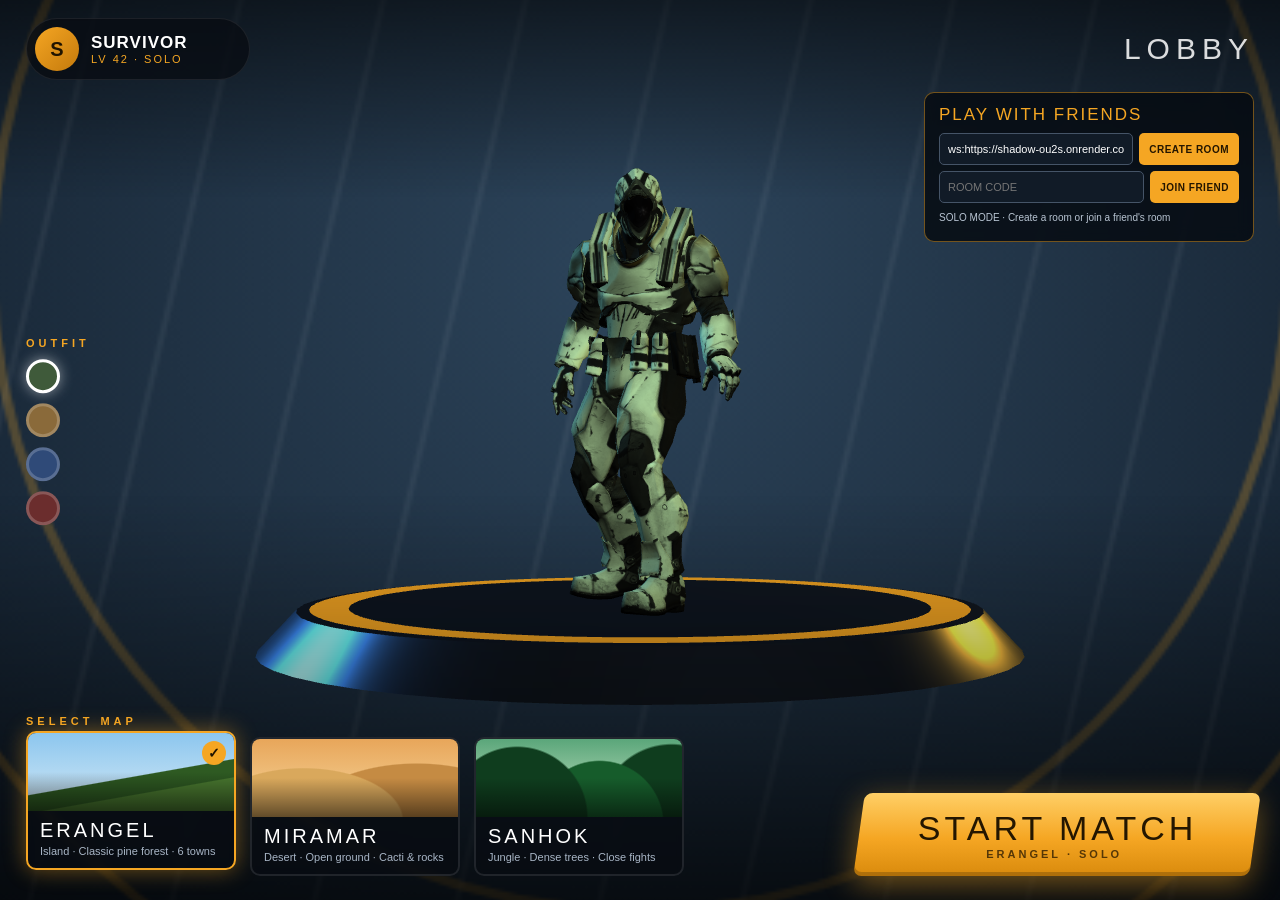
<file: index.html>
<!DOCTYPE html>
<html lang="en">
<head>
<meta charset="UTF-8">
<meta name="viewport" content="width=device-width, initial-scale=1">
<title>Battle Zone Royale</title>
<link rel="stylesheet" href="css/style.css">
</head>
<body>
<canvas id="c"></canvas>

<!-- 1. SPLASH -->
<div id="splash" class="screen">
  <div class="splash-bg"></div>
  <div class="splash-center">
    <div class="logo-small">SURVIVE · LOOT · WIN</div>
    <h1 class="logo">BATTLE<span>ZONE</span></h1>
    <div class="logo-sub">R O Y A L E</div>
    <div class="loadbar"><div id="loadfill"></div></div>
    <div id="loadtxt">Loading assets...</div>
  </div>
  <div class="ver">v1.0 · Made with Three.js</div>
</div>

<!-- 2. LOBBY -->
<div id="lobby" class="screen hidden">
  <div class="lb-top">
    <div class="profile">
      <div class="avatar">S</div>
      <div>
        <input id="pname" value="SURVIVOR" maxlength="12" spellcheck="false">
        <div class="lvl">LV 42 · SOLO</div>
      </div>
    </div>
    <div class="lb-title">LOBBY</div>
  </div>

  <div class="lb-left">
    <div class="lb-label">OUTFIT</div>
    <div id="outfits">
      <button class="dot sel" data-i="0" style="background:#3f5a3a" title="Forest"></button>
      <button class="dot" data-i="1" style="background:#8a6a3a" title="Desert"></button>
      <button class="dot" data-i="2" style="background:#2f4a78" title="Navy"></button>
      <button class="dot" data-i="3" style="background:#6b2d2d" title="Crimson"></button>
    </div>
  </div>

  <div class="mp-lobby">
    <div class="mp-heading">PLAY WITH FRIENDS</div>
    <div class="mp-row">
      <input id="mpServer" value="ws:https://shadow-ou2s.onrender.com" aria-label="Multiplayer server address">
      <button id="mpCreate" type="button">CREATE ROOM</button>
    </div>
    <div class="mp-row">
      <input id="mpRoom" maxlength="6" placeholder="ROOM CODE" aria-label="Room code">
      <button id="mpJoin" type="button">JOIN FRIEND</button>
    </div>
    <div id="mpStatus">SOLO MODE · Create a room or join a friend's room</div>
    <div id="mpRoomCode" class="mp-room-code"></div>
  </div>

  <div class="lb-bottom">
    <div class="maps-wrap">
      <div class="lb-label">SELECT MAP</div>
      <div id="maps">
        <div class="mapcard sel" data-map="erangel">
          <div class="art art-erangel"></div>
          <div class="mn">ERANGEL</div><div class="ms">Island · Classic pine forest · 6 towns</div><div class="tick">✓</div>
        </div>
        <div class="mapcard" data-map="miramar">
          <div class="art art-miramar"></div>
          <div class="mn">MIRAMAR</div><div class="ms">Desert · Open ground · Cacti &amp; rocks</div><div class="tick">✓</div>
        </div>
        <div class="mapcard" data-map="sanhok">
          <div class="art art-sanhok"></div>
          <div class="mn">SANHOK</div><div class="ms">Jungle · Dense trees · Close fights</div><div class="tick">✓</div>
        </div>
      </div>
    </div>
    <button id="startBtn"><span>START MATCH</span><small id="startSub">ERANGEL · SOLO</small></button>
  </div>
</div>

<!-- LOADING -->
<div id="loading" class="screen hidden">
  <div class="load-box">
    <div class="spinner"></div>
    <div class="load-t">DEPLOYING TO <b id="loadMap">ERANGEL</b></div>
  </div>
</div>

<!-- HUD -->
<div id="hud" class="hidden">
  <div id="mobileControls" class="mobile-controls" aria-label="Touch controls">
    <div id="movePad" class="move-pad"><div class="move-ring"><div id="moveStick" class="move-stick"></div></div></div>
    <div id="lookPad" class="look-pad" aria-hidden="true"></div>
    <div class="touch-actions">
      <button class="touch-btn fire" data-action="fire">FIRE</button>
      <button class="touch-btn aim" data-action="aim">AIM</button>
      <button class="touch-btn" data-action="jump">JUMP</button>
      <button class="touch-btn" data-action="crouch">CROUCH</button>
      <button class="touch-btn" data-action="prone">PRONE</button>
      <button class="touch-btn" data-action="reload">RELOAD</button>
      <button class="touch-btn" data-action="pickup">PICK</button>
      <button class="touch-btn" data-action="weapon">SWAP</button>
    </div>
  </div>
  <div id="rotateNotice" class="rotate-notice">ROTATE YOUR DEVICE TO LANDSCAPE</div>
  <canvas id="minimap" width="300" height="300"></canvas>
  <div id="mpHudStatus" class="mp-hud-status hidden">FRIEND ROOM</div>
  <div id="topinfo">
    <div class="pill">ALIVE <b id="aliveN">0</b></div>
    <div class="pill">KILLS <b id="killN">0</b></div>
  </div>
  <div id="zoneinfo"></div>
  <div id="killfeed"></div>

  <div id="crosshair"><i class="ch t"></i><i class="ch b"></i><i class="ch l"></i><i class="ch r"></i><i class="dotc"></i></div>
  <div id="hitmarker"><i></i><i></i><i></i><i></i></div>
  <div id="prompt"></div>
  <div id="stance"></div>
  <div id="msg"></div>

  <div id="hpwrap">
    <div class="hpbar"><div id="hpfill"></div></div>
    <div id="hptxt">100</div>
  </div>
  <div id="weapons"></div>
  <div id="ammo"><div id="wname">UNARMED</div><div id="ammotxt"><b>--</b></div><div id="reload"></div></div>

  <div id="controls">
    WASD move · SHIFT sprint · SPACE jump · C crouch · Z prone · Q/E peek · F pick up · LMB shoot · RMB scope · R reload · 1/2/3 weapons
  </div>
  <div id="hurt"></div>
  <div id="scope"><span id="zoomtxt"></span></div>
</div>

<!-- OVERLAY (ready / pause / dead / win) -->
<div id="overlay" class="screen hidden">
  <div class="ov-box">
    <div id="ovTitle">PAUSED</div>
    <div id="ovSub"></div>
    <div id="ovStats"></div>
    <div class="ov-btns">
      <button id="ovMain" class="btn">RESUME</button>
      <button id="ovLobby" class="btn ghost">BACK TO LOBBY</button>
    </div>
  </div>
</div>

<script src="js/three-bundle.js"></script>
<script src="js/soldier-data.js"></script>
<script src="js/game.js"></script>
</body>
</html>
</file>
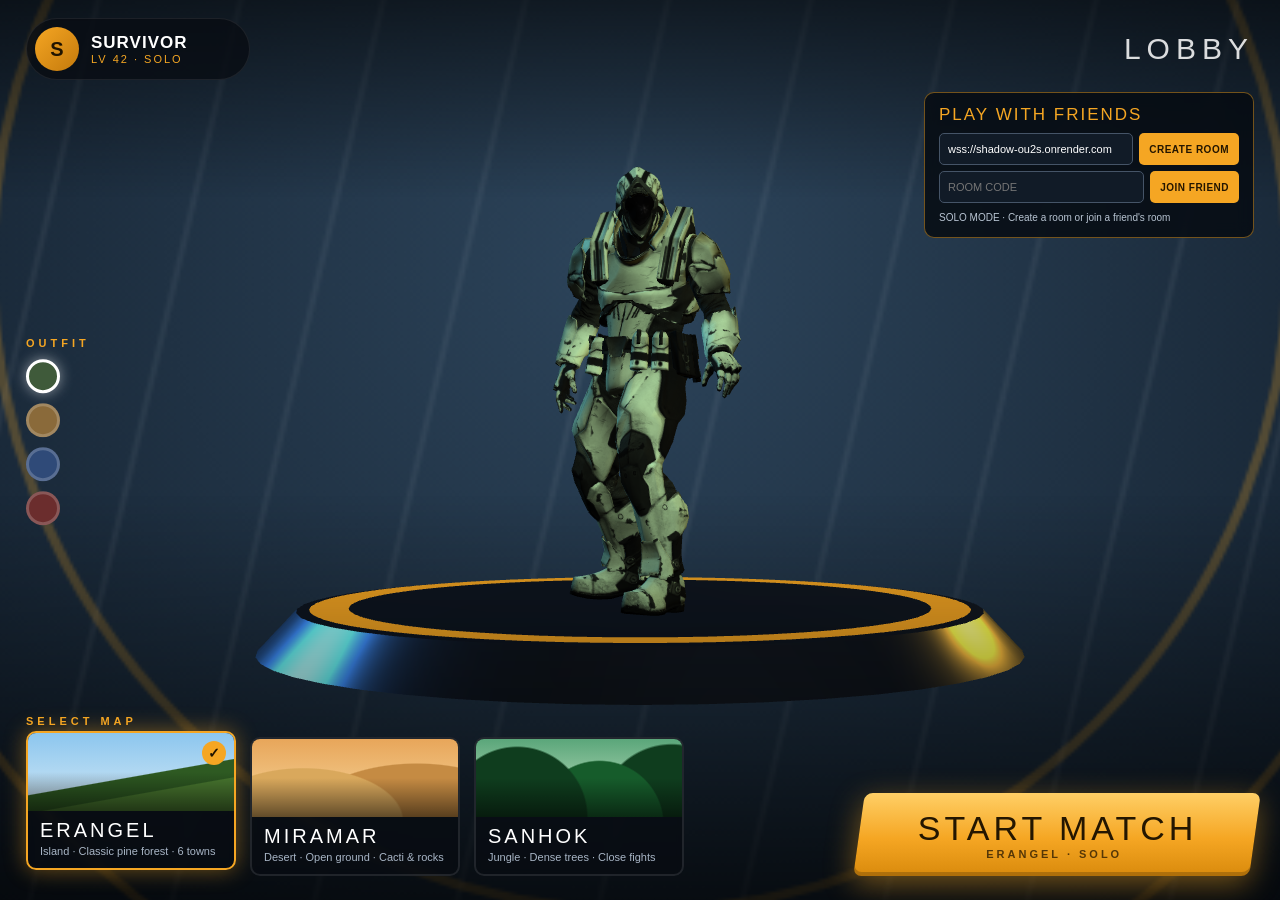
<file: frontend/index.html>
<!DOCTYPE html>
<html lang="en">
<head>
<meta charset="UTF-8">
<meta name="viewport" content="width=device-width, initial-scale=1">
<title>Battle Zone Royale</title>
<link rel="stylesheet" href="css/style.css">
</head>
<body>
<canvas id="c"></canvas>

<!-- 1. SPLASH -->
<div id="splash" class="screen">
  <div class="splash-bg"></div>
  <div class="splash-center">
    <div class="logo-small">SURVIVE · LOOT · WIN</div>
    <h1 class="logo">BATTLE<span>ZONE</span></h1>
    <div class="logo-sub">R O Y A L E</div>
    <div class="loadbar"><div id="loadfill"></div></div>
    <div id="loadtxt">Loading assets...</div>
  </div>
  <div class="ver">v1.0 · Made with Three.js</div>
</div>

<!-- 2. LOBBY -->
<div id="lobby" class="screen hidden">
  <div class="lb-top">
    <div class="profile">
      <div class="avatar">S</div>
      <div>
        <input id="pname" value="SURVIVOR" maxlength="12" spellcheck="false">
        <div class="lvl">LV 42 · SOLO</div>
      </div>
    </div>
    <div class="lb-title">LOBBY</div>
  </div>

  <div class="lb-left">
    <div class="lb-label">OUTFIT</div>
    <div id="outfits">
      <button class="dot sel" data-i="0" style="background:#3f5a3a" title="Forest"></button>
      <button class="dot" data-i="1" style="background:#8a6a3a" title="Desert"></button>
      <button class="dot" data-i="2" style="background:#2f4a78" title="Navy"></button>
      <button class="dot" data-i="3" style="background:#6b2d2d" title="Crimson"></button>
    </div>
  </div>

  <div class="mp-lobby">
    <div class="mp-heading">PLAY WITH FRIENDS</div>
    <div class="mp-row">
      <input id="mpServer" value="wss://shadow-ou2s.onrender.com" aria-label="Multiplayer server address">
      <button id="mpCreate" type="button">CREATE ROOM</button>
    </div>
    <div class="mp-row">
      <input id="mpRoom" maxlength="6" placeholder="ROOM CODE" aria-label="Room code">
      <button id="mpJoin" type="button">JOIN FRIEND</button>
    </div>
    <div id="mpStatus">SOLO MODE · Create a room or join a friend's room</div>
    <div id="mpRoomCode" class="mp-room-code" aria-live="polite" hidden><span id="mpRoomCodeText"></span><button id="mpCopyRoom" type="button" class="mp-copy" hidden>COPY CODE</button></div>
  </div>

  <div class="lb-bottom">
    <div class="maps-wrap">
      <div class="lb-label">SELECT MAP</div>
      <div id="maps">
        <div class="mapcard sel" data-map="erangel">
          <div class="art art-erangel"></div>
          <div class="mn">ERANGEL</div><div class="ms">Island · Classic pine forest · 6 towns</div><div class="tick">✓</div>
        </div>
        <div class="mapcard" data-map="miramar">
          <div class="art art-miramar"></div>
          <div class="mn">MIRAMAR</div><div class="ms">Desert · Open ground · Cacti &amp; rocks</div><div class="tick">✓</div>
        </div>
        <div class="mapcard" data-map="sanhok">
          <div class="art art-sanhok"></div>
          <div class="mn">SANHOK</div><div class="ms">Jungle · Dense trees · Close fights</div><div class="tick">✓</div>
        </div>
      </div>
    </div>
    <button id="startBtn"><span>START MATCH</span><small id="startSub">ERANGEL · SOLO</small></button>
  </div>
</div>

<!-- LOADING -->
<div id="loading" class="screen hidden">
  <div class="load-box">
    <div class="spinner"></div>
    <div class="load-t">DEPLOYING TO <b id="loadMap">ERANGEL</b></div>
  </div>
</div>

<!-- HUD -->
<div id="hud" class="hidden">
  <div id="mobileControls" class="mobile-controls" aria-label="Touch controls">
    <div id="movePad" class="move-pad"><div class="move-ring"><div id="moveStick" class="move-stick"></div></div></div>
    <div id="lookPad" class="look-pad" aria-hidden="true"></div>
    <div class="touch-actions">
      <button class="touch-btn fire" data-action="fire">FIRE</button>
      <button class="touch-btn aim" data-action="aim">AIM</button>
      <button class="touch-btn" data-action="jump">JUMP</button>
      <button class="touch-btn" data-action="crouch">CROUCH</button>
      <button class="touch-btn" data-action="prone">PRONE</button>
      <button class="touch-btn" data-action="reload">RELOAD</button>
      <button class="touch-btn" data-action="pickup">PICK</button>
      <button class="touch-btn" data-action="weapon">SWAP</button>
    </div>
  </div>
  <div id="rotateNotice" class="rotate-notice">ROTATE YOUR DEVICE TO LANDSCAPE</div>
  <canvas id="minimap" width="300" height="300"></canvas>
  <div id="mpHudStatus" class="mp-hud-status hidden">FRIEND ROOM</div>
  <div id="topinfo">
    <div class="pill">ALIVE <b id="aliveN">0</b></div>
    <div class="pill">KILLS <b id="killN">0</b></div>
  </div>
  <div id="zoneinfo"></div>
  <div id="killfeed"></div>

  <div id="crosshair"><i class="ch t"></i><i class="ch b"></i><i class="ch l"></i><i class="ch r"></i><i class="dotc"></i></div>
  <div id="hitmarker"><i></i><i></i><i></i><i></i></div>
  <div id="prompt"></div>
  <div id="stance"></div>
  <div id="msg"></div>

  <div id="hpwrap">
    <div class="hpbar"><div id="hpfill"></div></div>
    <div id="hptxt">100</div>
  </div>
  <div id="weapons"></div>
  <div id="ammo"><div id="wname">UNARMED</div><div id="ammotxt"><b>--</b></div><div id="reload"></div></div>

  <div id="controls">
    WASD move · SHIFT sprint · SPACE jump · C crouch · Z prone · Q/E peek · F pick up · LMB shoot · RMB scope · R reload · 1/2/3 weapons
  </div>
  <div id="hurt"></div>
  <div id="scope"><span id="zoomtxt"></span></div>
</div>

<!-- OVERLAY (ready / pause / dead / win) -->
<div id="overlay" class="screen hidden">
  <div class="ov-box">
    <div id="ovTitle">PAUSED</div>
    <div id="ovSub"></div>
    <div id="ovStats"></div>
    <div class="ov-btns">
      <button id="ovMain" class="btn">RESUME</button>
      <button id="ovLobby" class="btn ghost">BACK TO LOBBY</button>
    </div>
  </div>
</div>

<script src="js/three-bundle.js"></script>
<script src="js/soldier-data.js"></script>
<script src="js/game.js"></script>
</body>
</html>
</file>
<file: css/style.css>
*{box-sizing:border-box;margin:0;padding:0;user-select:none;-webkit-user-select:none}
html,body{width:100%;height:100%;overflow:hidden;background:#05080c;color:#fff;font-family:"Segoe UI",Roboto,Arial,sans-serif}
#c{position:fixed;inset:0;width:100%;height:100%;display:block}
.hidden{display:none!important}
.screen{position:fixed;inset:0;z-index:10}
:root{--acc:#f5a623;--acc2:#ffcf66;--dark:rgba(8,12,18,.78)}
.disp{font-family:Impact,"Arial Narrow Bold","Arial Black",sans-serif;letter-spacing:2px}

/* ---------- SPLASH ---------- */
#splash{background:#06090e;display:flex;align-items:center;justify-content:center;transition:opacity .6s}
#splash.fade{opacity:0;pointer-events:none}
.splash-bg{position:absolute;inset:0;background:
  radial-gradient(ellipse at 50% 120%,rgba(245,166,35,.35),transparent 60%),
  radial-gradient(ellipse at 50% 40%,#1b2a3a 0%,#06090e 70%);
  animation:pulse 4s ease-in-out infinite}
.splash-bg:after{content:"";position:absolute;inset:0;background:
  repeating-linear-gradient(0deg,rgba(255,255,255,.025) 0 2px,transparent 2px 4px)}
@keyframes pulse{50%{filter:brightness(1.25)}}
.splash-center{position:relative;text-align:center;animation:rise 1s ease-out}
@keyframes rise{from{opacity:0;transform:translateY(30px) scale(.96)}to{opacity:1;transform:none}}
.logo-small{font-size:13px;letter-spacing:8px;color:var(--acc);margin-bottom:10px}
.logo{font-family:Impact,"Arial Black",sans-serif;font-size:clamp(54px,11vw,130px);line-height:.95;letter-spacing:6px;text-shadow:0 6px 30px rgba(0,0,0,.7)}
.logo span{color:var(--acc);margin-left:.18em;text-shadow:0 0 40px rgba(245,166,35,.55)}
.logo-sub{letter-spacing:.9em;font-size:clamp(14px,2.2vw,24px);color:#cfd8e3;margin:6px 0 40px .9em}
.loadbar{width:min(420px,70vw);height:6px;background:rgba(255,255,255,.12);border-radius:4px;margin:0 auto;overflow:hidden}
#loadfill{height:100%;width:0;background:linear-gradient(90deg,var(--acc),var(--acc2));box-shadow:0 0 12px var(--acc);transition:width .2s}
#loadtxt{margin-top:12px;font-size:12px;letter-spacing:3px;color:#8fa0b3}
.ver{position:absolute;bottom:14px;right:18px;font-size:11px;color:#58677a;letter-spacing:1px}

/* ---------- LOBBY ---------- */
#lobby{pointer-events:none}
#lobby>*{pointer-events:none}
#lobby button,#lobby input,#lobby .mapcard{pointer-events:auto}
#lobby:before{content:"";position:absolute;inset:0;background:
  linear-gradient(180deg,rgba(0,0,0,.55),transparent 22%,transparent 55%,rgba(0,0,0,.7));pointer-events:none}
.lb-top{position:absolute;top:0;left:0;right:0;display:flex;justify-content:space-between;align-items:center;padding:18px 26px}
.profile{display:flex;gap:12px;align-items:center;background:var(--dark);border:1px solid rgba(255,255,255,.08);padding:8px 18px 8px 8px;border-radius:40px}
.avatar{width:44px;height:44px;border-radius:50%;background:linear-gradient(135deg,var(--acc),#c47a0c);display:flex;align-items:center;justify-content:center;font-weight:800;font-size:20px;color:#201400}
#pname{background:transparent;border:0;outline:0;color:#fff;font-weight:700;font-size:17px;letter-spacing:1px;width:140px;user-select:text;-webkit-user-select:text}
.lvl{font-size:11px;color:var(--acc);letter-spacing:2px}
.lb-title{font-family:Impact,sans-serif;font-size:30px;letter-spacing:6px;color:rgba(255,255,255,.85)}
.lb-left{position:absolute;left:26px;top:50%;transform:translateY(-60%)}
.lb-label{font-size:11px;letter-spacing:4px;color:var(--acc);margin-bottom:10px;font-weight:700}
#outfits{display:flex;flex-direction:column;gap:10px}
.dot{width:34px;height:34px;border-radius:50%;border:3px solid rgba(255,255,255,.2);cursor:pointer;transition:.2s}
.dot:hover{transform:scale(1.12)}
.dot.sel{border-color:#fff;box-shadow:0 0 14px rgba(255,255,255,.5)}
.lb-bottom{position:absolute;left:0;right:0;bottom:0;padding:20px 26px 24px;display:flex;justify-content:space-between;align-items:flex-end;gap:20px;flex-wrap:wrap}
#maps{display:flex;gap:14px}
.mapcard{position:relative;width:min(210px,28vw);background:var(--dark);border:2px solid rgba(255,255,255,.1);border-radius:10px;overflow:hidden;cursor:pointer;transition:.18s;backdrop-filter:blur(4px)}
.mapcard:hover{transform:translateY(-4px);border-color:rgba(245,166,35,.6)}
.mapcard.sel{border-color:var(--acc);box-shadow:0 0 22px rgba(245,166,35,.45);transform:translateY(-6px)}
.mapcard .art{height:78px;position:relative}
.mapcard .art:after{content:"";position:absolute;inset:0;background:linear-gradient(180deg,transparent 50%,rgba(0,0,0,.55))}
.art-erangel{background:
  linear-gradient(170deg,transparent 54%,#2e5a22 55% 70%,#4a7a30 71%),
  radial-gradient(ellipse at 70% 90%,#1f3f18 0 30%,transparent 31%),
  linear-gradient(180deg,#8cc6ee,#d5eaf6)}
.art-miramar{background:
  radial-gradient(ellipse at 25% 105%,#d9a85c 0 45%,transparent 46%),
  radial-gradient(ellipse at 80% 110%,#c58b43 0 50%,transparent 51%),
  linear-gradient(180deg,#e8a65a,#f6d9a0)}
.art-sanhok{background:
  radial-gradient(circle at 20% 100%,#0f3d1e 0 38%,transparent 39%),
  radial-gradient(circle at 60% 110%,#165c2b 0 42%,transparent 43%),
  radial-gradient(circle at 95% 100%,#0f3d1e 0 34%,transparent 35%),
  linear-gradient(180deg,#5aa67a,#cfe9c9)}
.mn{font-family:Impact,sans-serif;font-size:20px;letter-spacing:3px;padding:8px 12px 0}
.ms{font-size:11px;color:#a9b6c6;padding:2px 12px 10px;line-height:1.3}
.tick{position:absolute;top:8px;right:8px;width:24px;height:24px;border-radius:50%;background:var(--acc);color:#201400;font-weight:900;display:none;align-items:center;justify-content:center;font-size:14px}
.mapcard.sel .tick{display:flex}
#startBtn{cursor:pointer;border:0;border-radius:8px;padding:16px 58px;background:linear-gradient(180deg,var(--acc2),var(--acc) 55%,#d98a0c);color:#241600;display:flex;flex-direction:column;align-items:center;transform:skewX(-8deg);box-shadow:0 8px 30px rgba(245,166,35,.45),inset 0 -4px 0 rgba(0,0,0,.2);transition:.15s}
#startBtn span{font-family:Impact,sans-serif;font-size:34px;letter-spacing:4px;transform:skewX(8deg)}
#startBtn small{font-size:11px;letter-spacing:3px;font-weight:700;transform:skewX(8deg);opacity:.75}
#startBtn:hover{filter:brightness(1.1);transform:skewX(-8deg) scale(1.04)}
#startBtn:active{transform:skewX(-8deg) scale(.97)}

/* ---------- LOADING / OVERLAY ---------- */
#loading{background:radial-gradient(ellipse at center,#14202d,#05080c);display:flex;align-items:center;justify-content:center;z-index:30}
.load-box{text-align:center}
.load-t{letter-spacing:6px;font-size:14px;color:#cfd8e3;margin-top:22px}
.load-t b{color:var(--acc)}
.spinner{width:56px;height:56px;border-radius:50%;border:4px solid rgba(255,255,255,.12);border-top-color:var(--acc);margin:0 auto;animation:spin .8s linear infinite}
@keyframes spin{to{transform:rotate(360deg)}}
#overlay{z-index:40;display:flex;align-items:center;justify-content:center;background:rgba(3,6,10,.62);backdrop-filter:blur(3px)}
.ov-box{text-align:center;padding:36px 54px;background:var(--dark);border:1px solid rgba(255,255,255,.1);border-radius:14px;min-width:340px}
#ovTitle{font-family:Impact,sans-serif;font-size:56px;letter-spacing:5px;color:var(--acc)}
#ovSub{color:#b8c4d2;margin-top:6px;letter-spacing:2px;font-size:13px}
#ovStats{margin:20px 0;display:flex;gap:28px;justify-content:center}
#ovStats div{font-size:11px;letter-spacing:3px;color:#8fa0b3}
#ovStats b{display:block;font-size:30px;color:#fff;letter-spacing:1px}
.ov-btns{display:flex;gap:12px;justify-content:center;margin-top:18px}
.btn{cursor:pointer;border:0;padding:13px 30px;border-radius:6px;font-weight:800;letter-spacing:3px;background:var(--acc);color:#241600;font-size:14px}
.btn.ghost{background:transparent;color:#fff;border:1px solid rgba(255,255,255,.3)}
.btn:hover{filter:brightness(1.12)}

/* ---------- HUD ---------- */
#hud{position:fixed;inset:0;z-index:20;pointer-events:none}
#minimap{position:absolute;left:16px;top:16px;width:150px;height:150px;border-radius:50%;border:3px solid rgba(255,255,255,.55);box-shadow:0 0 18px rgba(0,0,0,.6)}
#topinfo{position:absolute;top:18px;left:50%;transform:translateX(-50%);display:flex;gap:10px}
.pill{background:var(--dark);padding:6px 16px;border-radius:20px;font-size:12px;letter-spacing:2px;color:#b8c4d2}
.pill b{color:#fff;font-size:16px;margin-left:6px}
#zoneinfo{position:absolute;top:58px;left:50%;transform:translateX(-50%);font-size:13px;letter-spacing:2px;color:#7fc4ff;text-shadow:0 1px 4px #000;font-weight:700}
#killfeed{position:absolute;right:18px;top:18px;display:flex;flex-direction:column;gap:6px;align-items:flex-end}
.kf{background:var(--dark);padding:6px 12px;border-left:3px solid var(--acc);font-size:13px;animation:kf 5s forwards}
.kf.bad{border-left-color:#ff4d4d}
@keyframes kf{0%{opacity:0;transform:translateX(30px)}6%{opacity:1;transform:none}85%{opacity:1}100%{opacity:0}}
#crosshair{position:absolute;left:50%;top:50%;width:0;height:0;--g:8px}
#crosshair .ch{position:absolute;background:#fff;box-shadow:0 0 2px #000}
#crosshair .t{width:2px;height:9px;left:-1px;top:calc(-9px - var(--g))}
#crosshair .b{width:2px;height:9px;left:-1px;top:var(--g)}
#crosshair .l{height:2px;width:9px;top:-1px;left:calc(-9px - var(--g))}
#crosshair .r{height:2px;width:9px;top:-1px;left:var(--g)}
#crosshair .dotc{position:absolute;width:3px;height:3px;left:-1.5px;top:-1.5px;border-radius:50%;background:#ff5252}
#hitmarker{position:absolute;left:50%;top:50%;width:0;height:0;opacity:0}
#hitmarker i{position:absolute;width:10px;height:2px;background:#fff;box-shadow:0 0 3px #000}
#hitmarker i:nth-child(1){transform:rotate(45deg) translate(9px,0)}
#hitmarker i:nth-child(2){transform:rotate(-45deg) translate(9px,0)}
#hitmarker i:nth-child(3){transform:rotate(135deg) translate(9px,0)}
#hitmarker i:nth-child(4){transform:rotate(-135deg) translate(9px,0)}
#hitmarker.hm{animation:hm .25s ease-out}
#hitmarker.kill i{background:#ff3b3b}
@keyframes hm{0%{opacity:1;transform:scale(1.25)}100%{opacity:0;transform:scale(.9)}}
#prompt{position:absolute;left:50%;top:62%;transform:translateX(-50%);background:var(--dark);padding:9px 20px;border:1px solid var(--acc);border-radius:6px;font-weight:700;letter-spacing:2px;font-size:14px;display:none}
#prompt b{background:var(--acc);color:#241600;padding:2px 8px;border-radius:3px;margin-right:8px}
#stance{position:absolute;left:50%;bottom:26px;transform:translateX(-50%);font-size:12px;letter-spacing:4px;color:#d7e0ea;text-shadow:0 1px 4px #000;font-weight:700}
#msg{position:absolute;left:50%;top:22%;transform:translateX(-50%);font-family:Impact,sans-serif;font-size:34px;letter-spacing:4px;color:var(--acc2);text-shadow:0 2px 12px #000;opacity:0;transition:opacity .4s;text-align:center}
#msg.show{opacity:1}
#hpwrap{position:absolute;left:190px;bottom:26px;width:min(280px,32vw)}
.hpbar{height:12px;background:rgba(0,0,0,.55);border:1px solid rgba(255,255,255,.25);border-radius:3px;overflow:hidden}
#hpfill{height:100%;width:100%;background:linear-gradient(90deg,#5ee07a,#9cf06a);transition:width .15s}
#hptxt{font-weight:800;font-size:20px;margin-top:2px;text-shadow:0 1px 4px #000}
#weapons{position:absolute;right:30px;bottom:110px;display:flex;gap:8px}
.wslot{min-width:84px;padding:6px 10px;background:var(--dark);border:1px solid rgba(255,255,255,.15);font-size:11px;letter-spacing:1px;color:#8fa0b3;text-align:center;border-radius:4px}
.wslot b{display:block;font-size:10px;color:#6d7d90}
.wslot.act{border-color:var(--acc);color:#fff;box-shadow:0 0 10px rgba(245,166,35,.35)}
#ammo{position:absolute;right:30px;bottom:22px;text-align:right}
#wname{font-size:13px;letter-spacing:3px;color:var(--acc);font-weight:700}
#ammotxt{font-size:44px;line-height:1;font-family:Impact,sans-serif;letter-spacing:2px;text-shadow:0 2px 8px #000}
#ammotxt small{font-size:20px;color:#9fb0c3}
#reload{font-size:12px;letter-spacing:3px;color:#ff8f8f;height:16px}
#controls{position:absolute;left:50%;bottom:4px;transform:translateX(-50%);font-size:10px;letter-spacing:1px;color:rgba(255,255,255,.4);white-space:nowrap;text-shadow:0 1px 3px #000}
#hurt{position:absolute;inset:0;background:radial-gradient(ellipse at center,transparent 45%,rgba(220,0,0,.75));opacity:0}
#scope{position:absolute;inset:0;display:none;background:radial-gradient(circle at center,transparent 0 33vh,#000 33.4vh)}
#scope.s4{background:radial-gradient(circle at center,transparent 0 39vh,#000 39.4vh)}
#scope.s4:before{background:linear-gradient(90deg,transparent 30%,rgba(255,60,60,.9) 30% 48%,transparent 48% 52%,rgba(255,60,60,.9) 52% 70%,transparent 70%)}
#scope.s4:after{background:linear-gradient(180deg,transparent 50%,rgba(255,60,60,.9) 50% 70%,transparent 70%)}
#zoomtxt{position:absolute;left:50%;bottom:9vh;transform:translateX(-50%);color:#9fd0ff;font-size:12px;letter-spacing:4px;font-weight:700}
#scope:before,#scope:after{content:"";position:absolute;background:#000}
#scope:before{left:0;right:0;top:50%;height:1px;transform:translateY(-.5px);background:linear-gradient(90deg,transparent 18%,#000 18% 82%,transparent 82%)}
#scope:after{top:0;bottom:0;left:50%;width:1px;background:linear-gradient(180deg,transparent 18%,#000 18% 82%,transparent 82%)}

@media(max-width:800px){.lb-bottom{flex-direction:column;align-items:stretch}#startBtn{align-self:center}.ms{display:none}}


/* ---------- MOBILE LANDSCAPE TOUCH LAYER ---------- */
.mobile-controls{display:none;position:absolute;inset:0;pointer-events:none;touch-action:none}
.move-pad{position:absolute;left:3.5%;bottom:8%;width:clamp(112px,19vh,168px);height:clamp(112px,19vh,168px);pointer-events:auto;touch-action:none}
.move-ring{position:absolute;inset:0;border:2px solid rgba(255,255,255,.38);border-radius:50%;background:rgba(5,10,16,.24);box-shadow:0 3px 18px #0008}
.move-stick{position:absolute;width:42%;height:42%;left:29%;top:29%;border-radius:50%;background:rgba(245,166,35,.78);border:2px solid #fff9;box-shadow:0 2px 12px #0009}
.look-pad{position:absolute;left:38%;top:18%;width:35%;height:72%;pointer-events:auto;touch-action:none}
.touch-actions{position:absolute;right:2.5%;bottom:5%;width:min(34%,390px);height:62%;display:grid;grid-template-columns:repeat(3,minmax(54px,1fr));grid-template-rows:repeat(3,1fr);gap:clamp(4px,.8vw,10px);pointer-events:none}
.touch-btn{pointer-events:auto;touch-action:none;border:1px solid rgba(255,255,255,.48);border-radius:50%;background:rgba(8,14,22,.68);color:#fff;font-size:clamp(9px,1.35vh,14px);font-weight:900;letter-spacing:.5px;text-shadow:0 1px 3px #000;min-width:0;min-height:0;padding:4px;box-shadow:0 3px 10px #0008}
.touch-btn:active,.touch-btn.pressed{background:rgba(245,166,35,.9);color:#201400;border-color:#fff}
.touch-btn.fire{background:rgba(190,40,32,.82);border:2px solid #fff;font-size:clamp(11px,1.7vh,17px)}
.touch-btn.aim{background:rgba(40,95,145,.78)}
.rotate-notice{display:none;position:absolute;inset:0;z-index:99;background:#05080c;color:#fff;align-items:center;justify-content:center;text-align:center;font-weight:900;letter-spacing:3px;font-size:18px}
@media (pointer:coarse){
  body{overscroll-behavior:none;touch-action:none}
  #mobileControls{display:block}
  #controls{display:none}
  #minimap{width:clamp(78px,14vh,124px);height:clamp(78px,14vh,124px);left:10px;top:10px}
  #hpwrap{left:clamp(100px,16vh,145px);bottom:14px;width:min(23vw,210px)}
  #weapons{right:2%;bottom:25%;gap:4px}
  .wslot{min-width:58px;padding:4px;font-size:9px}
  #ammo{right:2%;bottom:8px}
  #ammotxt{font-size:clamp(25px,5vh,40px)}
  #topinfo{top:8px}
  #zoneinfo{top:42px;font-size:10px}
  #killfeed{top:8px;right:8px}
  #stance{bottom:10px}
  #prompt{top:52%;font-size:11px}
  #msg{font-size:clamp(20px,4vh,30px)}
  #lobby .lb-top{padding:10px 14px}
  #lobby .lb-left{left:14px}
  #lobby .lb-bottom{padding:10px 14px}
  #lobby .mapcard{width:min(170px,22vw)}
  #lobby .mapcard .art{height:52px}
  #lobby #startBtn{padding:10px 28px}
  #lobby #startBtn span{font-size:clamp(20px,4vh,30px)}
}
@media (pointer:coarse) and (orientation:portrait){
  #rotateNotice{display:flex}
}


/* ---------- FRIEND MULTIPLAYER LOBBY ---------- */
.mp-lobby{pointer-events:auto;position:absolute;right:26px;top:92px;width:min(330px,38vw);padding:12px 14px;background:rgba(5,10,16,.82);border:1px solid rgba(245,166,35,.45);border-radius:10px;backdrop-filter:blur(8px);z-index:4;pointer-events:auto}
.mp-heading{font-family:Impact,sans-serif;letter-spacing:2px;color:#f5a623;font-size:17px;margin-bottom:8px}
.mp-row{display:flex;gap:6px;margin:6px 0}
.mp-row input{min-width:0;flex:1;width:50%;background:#111b27;border:1px solid #455467;border-radius:5px;color:#fff;padding:9px 8px;font-size:11px;outline:none}
.mp-row button{border:0;border-radius:5px;background:#f5a623;color:#241600;font-size:10px;font-weight:900;letter-spacing:.5px;padding:0 10px;white-space:nowrap;cursor:pointer}
#mpStatus{font-size:10px;line-height:1.4;color:#b8c4d2;margin-top:8px}
.mp-room-code{font-size:15px;font-weight:900;letter-spacing:3px;color:#ffcf66;margin-top:4px}
.mp-hud-status{position:absolute;top:58px;left:50%;transform:translateX(-50%);padding:5px 12px;border:1px solid #f5a623;border-radius:20px;background:rgba(10,15,20,.8);font-size:10px;letter-spacing:2px;color:#ffcf66}
@media(max-width:760px){
 .mp-lobby{top:76px;right:10px;width:min(290px,48vw);padding:8px}
 .mp-heading{font-size:14px}
 .mp-row input{padding:7px 5px;font-size:10px}
 .mp-row button{font-size:9px;padding:0 6px}
}

/* Context-aware mobile pickup control */
.touch-btn[data-action="pickup"] { min-width: 76px; }
.touch-btn[data-action="pickup"]:disabled {
  opacity: .38;
  filter: saturate(.45);
  cursor: not-allowed;
  box-shadow: none;
}
#prompt b { min-width: 42px; text-align: center; }
</file>
<file: frontend/css/style.css>
*{box-sizing:border-box;margin:0;padding:0;user-select:none;-webkit-user-select:none}
html,body{width:100%;height:100%;overflow:hidden;background:#05080c;color:#fff;font-family:"Segoe UI",Roboto,Arial,sans-serif}
#c{position:fixed;inset:0;width:100%;height:100%;display:block}
.hidden{display:none!important}
.screen{position:fixed;inset:0;z-index:10}
:root{--acc:#f5a623;--acc2:#ffcf66;--dark:rgba(8,12,18,.78)}
.disp{font-family:Impact,"Arial Narrow Bold","Arial Black",sans-serif;letter-spacing:2px}

/* ---------- SPLASH ---------- */
#splash{background:#06090e;display:flex;align-items:center;justify-content:center;transition:opacity .6s}
#splash.fade{opacity:0;pointer-events:none}
.splash-bg{position:absolute;inset:0;background:
  radial-gradient(ellipse at 50% 120%,rgba(245,166,35,.35),transparent 60%),
  radial-gradient(ellipse at 50% 40%,#1b2a3a 0%,#06090e 70%);
  animation:pulse 4s ease-in-out infinite}
.splash-bg:after{content:"";position:absolute;inset:0;background:
  repeating-linear-gradient(0deg,rgba(255,255,255,.025) 0 2px,transparent 2px 4px)}
@keyframes pulse{50%{filter:brightness(1.25)}}
.splash-center{position:relative;text-align:center;animation:rise 1s ease-out}
@keyframes rise{from{opacity:0;transform:translateY(30px) scale(.96)}to{opacity:1;transform:none}}
.logo-small{font-size:13px;letter-spacing:8px;color:var(--acc);margin-bottom:10px}
.logo{font-family:Impact,"Arial Black",sans-serif;font-size:clamp(54px,11vw,130px);line-height:.95;letter-spacing:6px;text-shadow:0 6px 30px rgba(0,0,0,.7)}
.logo span{color:var(--acc);margin-left:.18em;text-shadow:0 0 40px rgba(245,166,35,.55)}
.logo-sub{letter-spacing:.9em;font-size:clamp(14px,2.2vw,24px);color:#cfd8e3;margin:6px 0 40px .9em}
.loadbar{width:min(420px,70vw);height:6px;background:rgba(255,255,255,.12);border-radius:4px;margin:0 auto;overflow:hidden}
#loadfill{height:100%;width:0;background:linear-gradient(90deg,var(--acc),var(--acc2));box-shadow:0 0 12px var(--acc);transition:width .2s}
#loadtxt{margin-top:12px;font-size:12px;letter-spacing:3px;color:#8fa0b3}
.ver{position:absolute;bottom:14px;right:18px;font-size:11px;color:#58677a;letter-spacing:1px}

/* ---------- LOBBY ---------- */
#lobby{pointer-events:none}
#lobby>*{pointer-events:none}
#lobby button,#lobby input,#lobby .mapcard{pointer-events:auto}
#lobby:before{content:"";position:absolute;inset:0;background:
  linear-gradient(180deg,rgba(0,0,0,.55),transparent 22%,transparent 55%,rgba(0,0,0,.7));pointer-events:none}
.lb-top{position:absolute;top:0;left:0;right:0;display:flex;justify-content:space-between;align-items:center;padding:18px 26px}
.profile{display:flex;gap:12px;align-items:center;background:var(--dark);border:1px solid rgba(255,255,255,.08);padding:8px 18px 8px 8px;border-radius:40px}
.avatar{width:44px;height:44px;border-radius:50%;background:linear-gradient(135deg,var(--acc),#c47a0c);display:flex;align-items:center;justify-content:center;font-weight:800;font-size:20px;color:#201400}
#pname{background:transparent;border:0;outline:0;color:#fff;font-weight:700;font-size:17px;letter-spacing:1px;width:140px;user-select:text;-webkit-user-select:text}
.lvl{font-size:11px;color:var(--acc);letter-spacing:2px}
.lb-title{font-family:Impact,sans-serif;font-size:30px;letter-spacing:6px;color:rgba(255,255,255,.85)}
.lb-left{position:absolute;left:26px;top:50%;transform:translateY(-60%)}
.lb-label{font-size:11px;letter-spacing:4px;color:var(--acc);margin-bottom:10px;font-weight:700}
#outfits{display:flex;flex-direction:column;gap:10px}
.dot{width:34px;height:34px;border-radius:50%;border:3px solid rgba(255,255,255,.2);cursor:pointer;transition:.2s}
.dot:hover{transform:scale(1.12)}
.dot.sel{border-color:#fff;box-shadow:0 0 14px rgba(255,255,255,.5)}
.lb-bottom{position:absolute;left:0;right:0;bottom:0;padding:20px 26px 24px;display:flex;justify-content:space-between;align-items:flex-end;gap:20px;flex-wrap:wrap}
#maps{display:flex;gap:14px}
.mapcard{position:relative;width:min(210px,28vw);background:var(--dark);border:2px solid rgba(255,255,255,.1);border-radius:10px;overflow:hidden;cursor:pointer;transition:.18s;backdrop-filter:blur(4px)}
.mapcard:hover{transform:translateY(-4px);border-color:rgba(245,166,35,.6)}
.mapcard.sel{border-color:var(--acc);box-shadow:0 0 22px rgba(245,166,35,.45);transform:translateY(-6px)}
.mapcard .art{height:78px;position:relative}
.mapcard .art:after{content:"";position:absolute;inset:0;background:linear-gradient(180deg,transparent 50%,rgba(0,0,0,.55))}
.art-erangel{background:
  linear-gradient(170deg,transparent 54%,#2e5a22 55% 70%,#4a7a30 71%),
  radial-gradient(ellipse at 70% 90%,#1f3f18 0 30%,transparent 31%),
  linear-gradient(180deg,#8cc6ee,#d5eaf6)}
.art-miramar{background:
  radial-gradient(ellipse at 25% 105%,#d9a85c 0 45%,transparent 46%),
  radial-gradient(ellipse at 80% 110%,#c58b43 0 50%,transparent 51%),
  linear-gradient(180deg,#e8a65a,#f6d9a0)}
.art-sanhok{background:
  radial-gradient(circle at 20% 100%,#0f3d1e 0 38%,transparent 39%),
  radial-gradient(circle at 60% 110%,#165c2b 0 42%,transparent 43%),
  radial-gradient(circle at 95% 100%,#0f3d1e 0 34%,transparent 35%),
  linear-gradient(180deg,#5aa67a,#cfe9c9)}
.mn{font-family:Impact,sans-serif;font-size:20px;letter-spacing:3px;padding:8px 12px 0}
.ms{font-size:11px;color:#a9b6c6;padding:2px 12px 10px;line-height:1.3}
.tick{position:absolute;top:8px;right:8px;width:24px;height:24px;border-radius:50%;background:var(--acc);color:#201400;font-weight:900;display:none;align-items:center;justify-content:center;font-size:14px}
.mapcard.sel .tick{display:flex}
#startBtn{cursor:pointer;border:0;border-radius:8px;padding:16px 58px;background:linear-gradient(180deg,var(--acc2),var(--acc) 55%,#d98a0c);color:#241600;display:flex;flex-direction:column;align-items:center;transform:skewX(-8deg);box-shadow:0 8px 30px rgba(245,166,35,.45),inset 0 -4px 0 rgba(0,0,0,.2);transition:.15s}
#startBtn span{font-family:Impact,sans-serif;font-size:34px;letter-spacing:4px;transform:skewX(8deg)}
#startBtn small{font-size:11px;letter-spacing:3px;font-weight:700;transform:skewX(8deg);opacity:.75}
#startBtn:hover{filter:brightness(1.1);transform:skewX(-8deg) scale(1.04)}
#startBtn:active{transform:skewX(-8deg) scale(.97)}

/* ---------- LOADING / OVERLAY ---------- */
#loading{background:radial-gradient(ellipse at center,#14202d,#05080c);display:flex;align-items:center;justify-content:center;z-index:30}
.load-box{text-align:center}
.load-t{letter-spacing:6px;font-size:14px;color:#cfd8e3;margin-top:22px}
.load-t b{color:var(--acc)}
.spinner{width:56px;height:56px;border-radius:50%;border:4px solid rgba(255,255,255,.12);border-top-color:var(--acc);margin:0 auto;animation:spin .8s linear infinite}
@keyframes spin{to{transform:rotate(360deg)}}
#overlay{z-index:40;display:flex;align-items:center;justify-content:center;background:rgba(3,6,10,.62);backdrop-filter:blur(3px)}
.ov-box{text-align:center;padding:36px 54px;background:var(--dark);border:1px solid rgba(255,255,255,.1);border-radius:14px;min-width:340px}
#ovTitle{font-family:Impact,sans-serif;font-size:56px;letter-spacing:5px;color:var(--acc)}
#ovSub{color:#b8c4d2;margin-top:6px;letter-spacing:2px;font-size:13px}
#ovStats{margin:20px 0;display:flex;gap:28px;justify-content:center}
#ovStats div{font-size:11px;letter-spacing:3px;color:#8fa0b3}
#ovStats b{display:block;font-size:30px;color:#fff;letter-spacing:1px}
.ov-btns{display:flex;gap:12px;justify-content:center;margin-top:18px}
.btn{cursor:pointer;border:0;padding:13px 30px;border-radius:6px;font-weight:800;letter-spacing:3px;background:var(--acc);color:#241600;font-size:14px}
.btn.ghost{background:transparent;color:#fff;border:1px solid rgba(255,255,255,.3)}
.btn:hover{filter:brightness(1.12)}

/* ---------- HUD ---------- */
#hud{position:fixed;inset:0;z-index:20;pointer-events:none}
#minimap{position:absolute;left:16px;top:16px;width:150px;height:150px;border-radius:50%;border:3px solid rgba(255,255,255,.55);box-shadow:0 0 18px rgba(0,0,0,.6)}
#topinfo{position:absolute;top:18px;left:50%;transform:translateX(-50%);display:flex;gap:10px}
.pill{background:var(--dark);padding:6px 16px;border-radius:20px;font-size:12px;letter-spacing:2px;color:#b8c4d2}
.pill b{color:#fff;font-size:16px;margin-left:6px}
#zoneinfo{position:absolute;top:58px;left:50%;transform:translateX(-50%);font-size:13px;letter-spacing:2px;color:#7fc4ff;text-shadow:0 1px 4px #000;font-weight:700}
#killfeed{position:absolute;right:18px;top:18px;display:flex;flex-direction:column;gap:6px;align-items:flex-end}
.kf{background:var(--dark);padding:6px 12px;border-left:3px solid var(--acc);font-size:13px;animation:kf 5s forwards}
.kf.bad{border-left-color:#ff4d4d}
@keyframes kf{0%{opacity:0;transform:translateX(30px)}6%{opacity:1;transform:none}85%{opacity:1}100%{opacity:0}}
#crosshair{position:absolute;left:50%;top:50%;width:0;height:0;--g:8px}
#crosshair .ch{position:absolute;background:#fff;box-shadow:0 0 2px #000}
#crosshair .t{width:2px;height:9px;left:-1px;top:calc(-9px - var(--g))}
#crosshair .b{width:2px;height:9px;left:-1px;top:var(--g)}
#crosshair .l{height:2px;width:9px;top:-1px;left:calc(-9px - var(--g))}
#crosshair .r{height:2px;width:9px;top:-1px;left:var(--g)}
#crosshair .dotc{position:absolute;width:3px;height:3px;left:-1.5px;top:-1.5px;border-radius:50%;background:#ff5252}
#hitmarker{position:absolute;left:50%;top:50%;width:0;height:0;opacity:0}
#hitmarker i{position:absolute;width:10px;height:2px;background:#fff;box-shadow:0 0 3px #000}
#hitmarker i:nth-child(1){transform:rotate(45deg) translate(9px,0)}
#hitmarker i:nth-child(2){transform:rotate(-45deg) translate(9px,0)}
#hitmarker i:nth-child(3){transform:rotate(135deg) translate(9px,0)}
#hitmarker i:nth-child(4){transform:rotate(-135deg) translate(9px,0)}
#hitmarker.hm{animation:hm .25s ease-out}
#hitmarker.kill i{background:#ff3b3b}
@keyframes hm{0%{opacity:1;transform:scale(1.25)}100%{opacity:0;transform:scale(.9)}}
#prompt{position:absolute;left:50%;top:62%;transform:translateX(-50%);background:var(--dark);padding:9px 20px;border:1px solid var(--acc);border-radius:6px;font-weight:700;letter-spacing:2px;font-size:14px;display:none}
#prompt b{background:var(--acc);color:#241600;padding:2px 8px;border-radius:3px;margin-right:8px}
#stance{position:absolute;left:50%;bottom:26px;transform:translateX(-50%);font-size:12px;letter-spacing:4px;color:#d7e0ea;text-shadow:0 1px 4px #000;font-weight:700}
#msg{position:absolute;left:50%;top:22%;transform:translateX(-50%);font-family:Impact,sans-serif;font-size:34px;letter-spacing:4px;color:var(--acc2);text-shadow:0 2px 12px #000;opacity:0;transition:opacity .4s;text-align:center}
#msg.show{opacity:1}
#hpwrap{position:absolute;left:190px;bottom:26px;width:min(280px,32vw)}
.hpbar{height:12px;background:rgba(0,0,0,.55);border:1px solid rgba(255,255,255,.25);border-radius:3px;overflow:hidden}
#hpfill{height:100%;width:100%;background:linear-gradient(90deg,#5ee07a,#9cf06a);transition:width .15s}
#hptxt{font-weight:800;font-size:20px;margin-top:2px;text-shadow:0 1px 4px #000}
#weapons{position:absolute;right:30px;bottom:110px;display:flex;gap:8px}
.wslot{min-width:84px;padding:6px 10px;background:var(--dark);border:1px solid rgba(255,255,255,.15);font-size:11px;letter-spacing:1px;color:#8fa0b3;text-align:center;border-radius:4px}
.wslot b{display:block;font-size:10px;color:#6d7d90}
.wslot.act{border-color:var(--acc);color:#fff;box-shadow:0 0 10px rgba(245,166,35,.35)}
#ammo{position:absolute;right:30px;bottom:22px;text-align:right}
#wname{font-size:13px;letter-spacing:3px;color:var(--acc);font-weight:700}
#ammotxt{font-size:44px;line-height:1;font-family:Impact,sans-serif;letter-spacing:2px;text-shadow:0 2px 8px #000}
#ammotxt small{font-size:20px;color:#9fb0c3}
#reload{font-size:12px;letter-spacing:3px;color:#ff8f8f;height:16px}
#controls{position:absolute;left:50%;bottom:4px;transform:translateX(-50%);font-size:10px;letter-spacing:1px;color:rgba(255,255,255,.4);white-space:nowrap;text-shadow:0 1px 3px #000}
#hurt{position:absolute;inset:0;background:radial-gradient(ellipse at center,transparent 45%,rgba(220,0,0,.75));opacity:0}
#scope{position:absolute;inset:0;display:none;background:radial-gradient(circle at center,transparent 0 33vh,#000 33.4vh)}
#scope.s4{background:radial-gradient(circle at center,transparent 0 39vh,#000 39.4vh)}
#scope.s4:before{background:linear-gradient(90deg,transparent 30%,rgba(255,60,60,.9) 30% 48%,transparent 48% 52%,rgba(255,60,60,.9) 52% 70%,transparent 70%)}
#scope.s4:after{background:linear-gradient(180deg,transparent 50%,rgba(255,60,60,.9) 50% 70%,transparent 70%)}
#zoomtxt{position:absolute;left:50%;bottom:9vh;transform:translateX(-50%);color:#9fd0ff;font-size:12px;letter-spacing:4px;font-weight:700}
#scope:before,#scope:after{content:"";position:absolute;background:#000}
#scope:before{left:0;right:0;top:50%;height:1px;transform:translateY(-.5px);background:linear-gradient(90deg,transparent 18%,#000 18% 82%,transparent 82%)}
#scope:after{top:0;bottom:0;left:50%;width:1px;background:linear-gradient(180deg,transparent 18%,#000 18% 82%,transparent 82%)}

@media(max-width:800px){.lb-bottom{flex-direction:column;align-items:stretch}#startBtn{align-self:center}.ms{display:none}}


/* ---------- MOBILE LANDSCAPE TOUCH LAYER ---------- */
.mobile-controls{display:none;position:absolute;inset:0;pointer-events:none;touch-action:none}
.move-pad{position:absolute;left:3.5%;bottom:8%;width:clamp(112px,19vh,168px);height:clamp(112px,19vh,168px);pointer-events:auto;touch-action:none}
.move-ring{position:absolute;inset:0;border:2px solid rgba(255,255,255,.38);border-radius:50%;background:rgba(5,10,16,.24);box-shadow:0 3px 18px #0008}
.move-stick{position:absolute;width:42%;height:42%;left:29%;top:29%;border-radius:50%;background:rgba(245,166,35,.78);border:2px solid #fff9;box-shadow:0 2px 12px #0009}
.look-pad{position:absolute;left:38%;top:18%;width:35%;height:72%;pointer-events:auto;touch-action:none}
.touch-actions{position:absolute;right:2.5%;bottom:5%;width:min(34%,390px);height:62%;display:grid;grid-template-columns:repeat(3,minmax(54px,1fr));grid-template-rows:repeat(3,1fr);gap:clamp(4px,.8vw,10px);pointer-events:none}
.touch-btn{pointer-events:auto;touch-action:none;border:1px solid rgba(255,255,255,.48);border-radius:50%;background:rgba(8,14,22,.68);color:#fff;font-size:clamp(9px,1.35vh,14px);font-weight:900;letter-spacing:.5px;text-shadow:0 1px 3px #000;min-width:0;min-height:0;padding:4px;box-shadow:0 3px 10px #0008}
.touch-btn:active,.touch-btn.pressed{background:rgba(245,166,35,.9);color:#201400;border-color:#fff}
.touch-btn.fire{background:rgba(190,40,32,.82);border:2px solid #fff;font-size:clamp(11px,1.7vh,17px)}
.touch-btn.aim{background:rgba(40,95,145,.78)}
.rotate-notice{display:none;position:absolute;inset:0;z-index:99;background:#05080c;color:#fff;align-items:center;justify-content:center;text-align:center;font-weight:900;letter-spacing:3px;font-size:18px}
@media (pointer:coarse){
  body{overscroll-behavior:none;touch-action:none}
  #mobileControls{display:block}
  #controls{display:none}
  #minimap{width:clamp(78px,14vh,124px);height:clamp(78px,14vh,124px);left:10px;top:10px}
  #hpwrap{left:clamp(100px,16vh,145px);bottom:14px;width:min(23vw,210px)}
  #weapons{right:2%;bottom:25%;gap:4px}
  .wslot{min-width:58px;padding:4px;font-size:9px}
  #ammo{right:2%;bottom:8px}
  #ammotxt{font-size:clamp(25px,5vh,40px)}
  #topinfo{top:8px}
  #zoneinfo{top:42px;font-size:10px}
  #killfeed{top:8px;right:8px}
  #stance{bottom:10px}
  #prompt{top:52%;font-size:11px}
  #msg{font-size:clamp(20px,4vh,30px)}
  #lobby .lb-top{padding:10px 14px}
  #lobby .lb-left{left:14px}
  #lobby .lb-bottom{padding:10px 14px}
  #lobby .mapcard{width:min(170px,22vw)}
  #lobby .mapcard .art{height:52px}
  #lobby #startBtn{padding:10px 28px}
  #lobby #startBtn span{font-size:clamp(20px,4vh,30px)}
}
@media (pointer:coarse) and (orientation:portrait){
  #rotateNotice{display:flex}
}


/* ---------- FRIEND MULTIPLAYER LOBBY ---------- */
.mp-lobby{pointer-events:auto;position:absolute;right:26px;top:92px;width:min(330px,38vw);padding:12px 14px;background:rgba(5,10,16,.82);border:1px solid rgba(245,166,35,.45);border-radius:10px;backdrop-filter:blur(8px);z-index:4;pointer-events:auto}
.mp-heading{font-family:Impact,sans-serif;letter-spacing:2px;color:#f5a623;font-size:17px;margin-bottom:8px}
.mp-row{display:flex;gap:6px;margin:6px 0}
.mp-row input{min-width:0;flex:1;width:50%;background:#111b27;border:1px solid #455467;border-radius:5px;color:#fff;padding:9px 8px;font-size:11px;outline:none}
.mp-row button{border:0;border-radius:5px;background:#f5a623;color:#241600;font-size:10px;font-weight:900;letter-spacing:.5px;padding:0 10px;white-space:nowrap;cursor:pointer}
#mpStatus{font-size:10px;line-height:1.4;color:#b8c4d2;margin-top:8px}
.mp-room-code{font-size:15px;font-weight:900;letter-spacing:3px;color:#ffcf66;margin-top:4px}
.mp-hud-status{position:absolute;top:58px;left:50%;transform:translateX(-50%);padding:5px 12px;border:1px solid #f5a623;border-radius:20px;background:rgba(10,15,20,.8);font-size:10px;letter-spacing:2px;color:#ffcf66}
@media(max-width:760px){
 .mp-lobby{top:76px;right:10px;width:min(290px,48vw);padding:8px}
 .mp-heading{font-size:14px}
 .mp-row input{padding:7px 5px;font-size:10px}
 .mp-row button{font-size:9px;padding:0 6px}
}

/* Context-aware mobile pickup control */
.touch-btn[data-action="pickup"] { min-width: 76px; }
.touch-btn[data-action="pickup"]:disabled {
  opacity: .38;
  filter: saturate(.45);
  cursor: not-allowed;
  box-shadow: none;
}
#prompt b { min-width: 42px; text-align: center; }

/* Room host code is separate from the friend join-code input. */
.mp-room-code{display:flex;align-items:center;justify-content:space-between;gap:8px;flex-wrap:wrap}
.mp-room-code[hidden],.mp-copy[hidden]{display:none!important}
.mp-copy{border:1px solid rgba(245,166,35,.65);border-radius:4px;background:rgba(245,166,35,.12);color:#ffcf66;font-size:9px;font-weight:900;letter-spacing:.7px;padding:5px 8px;cursor:pointer}
.mp-copy:hover{background:#f5a623;color:#241600}
</file>
